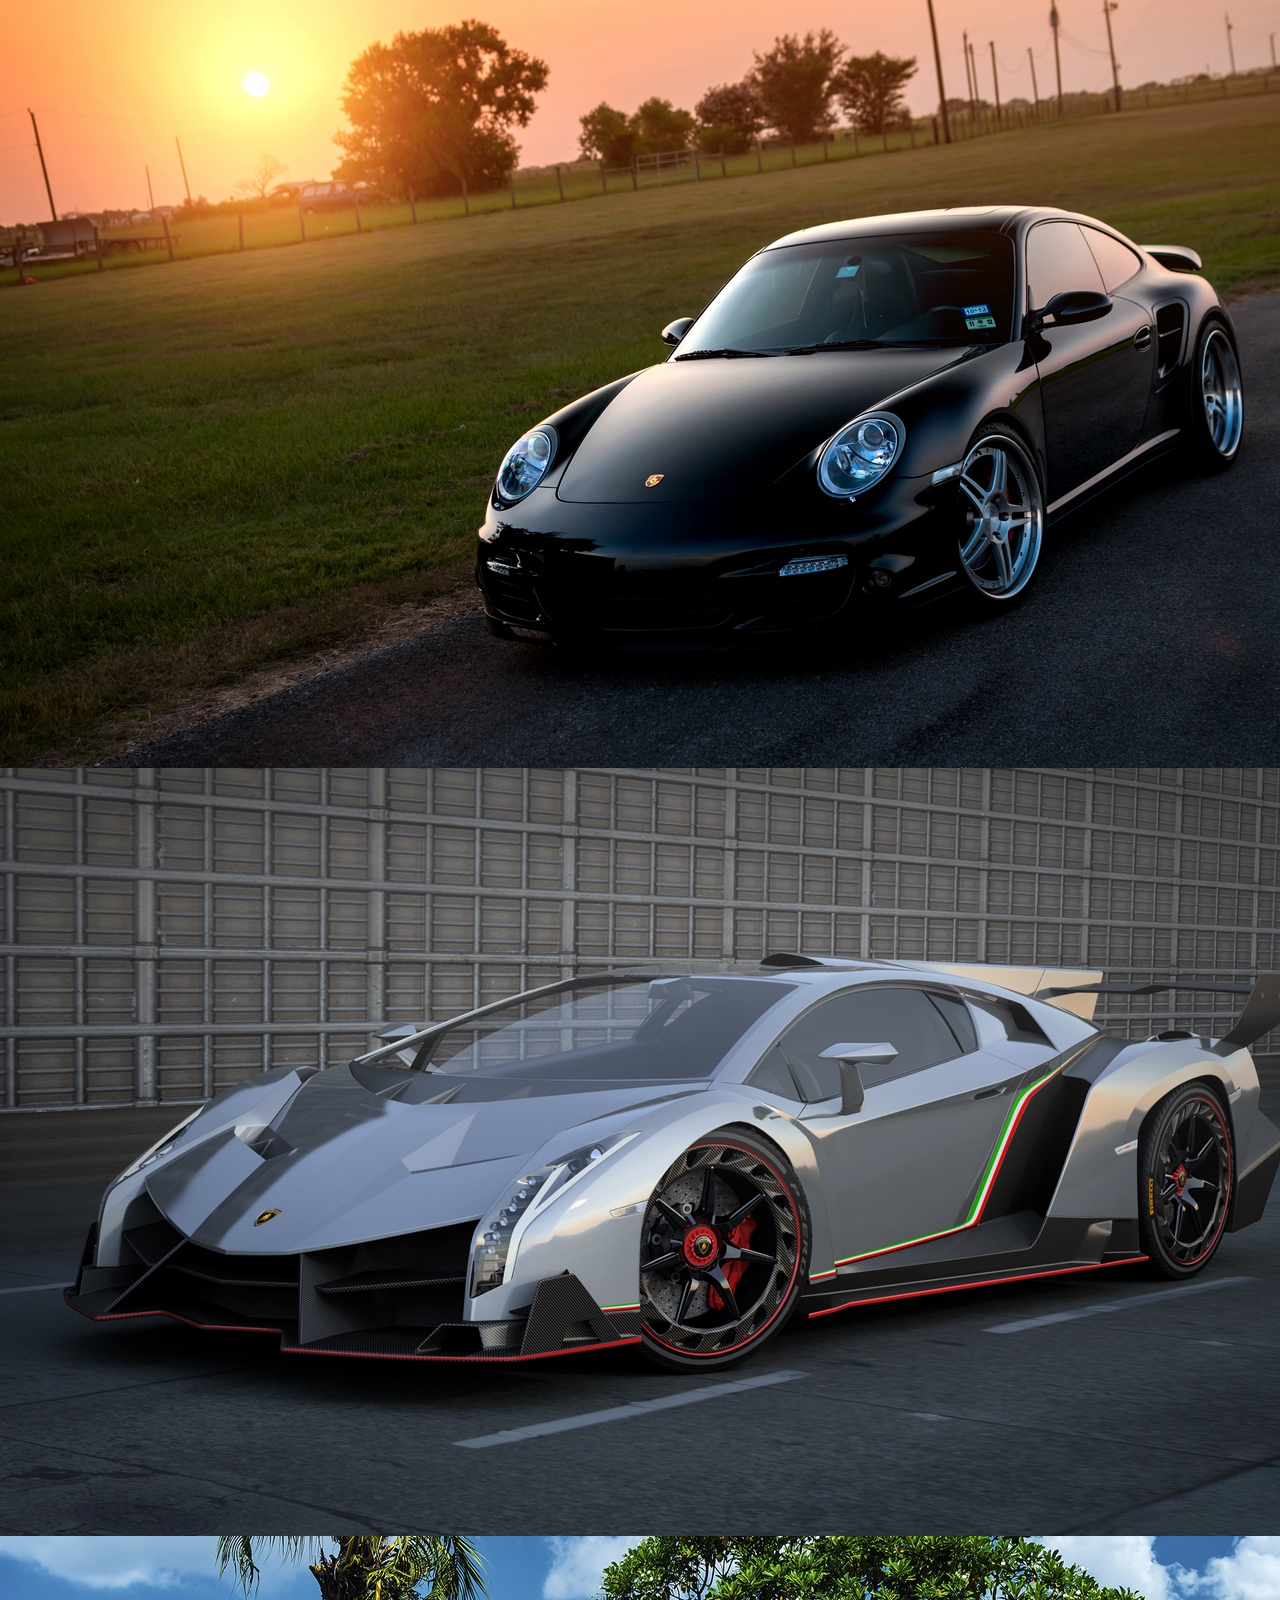
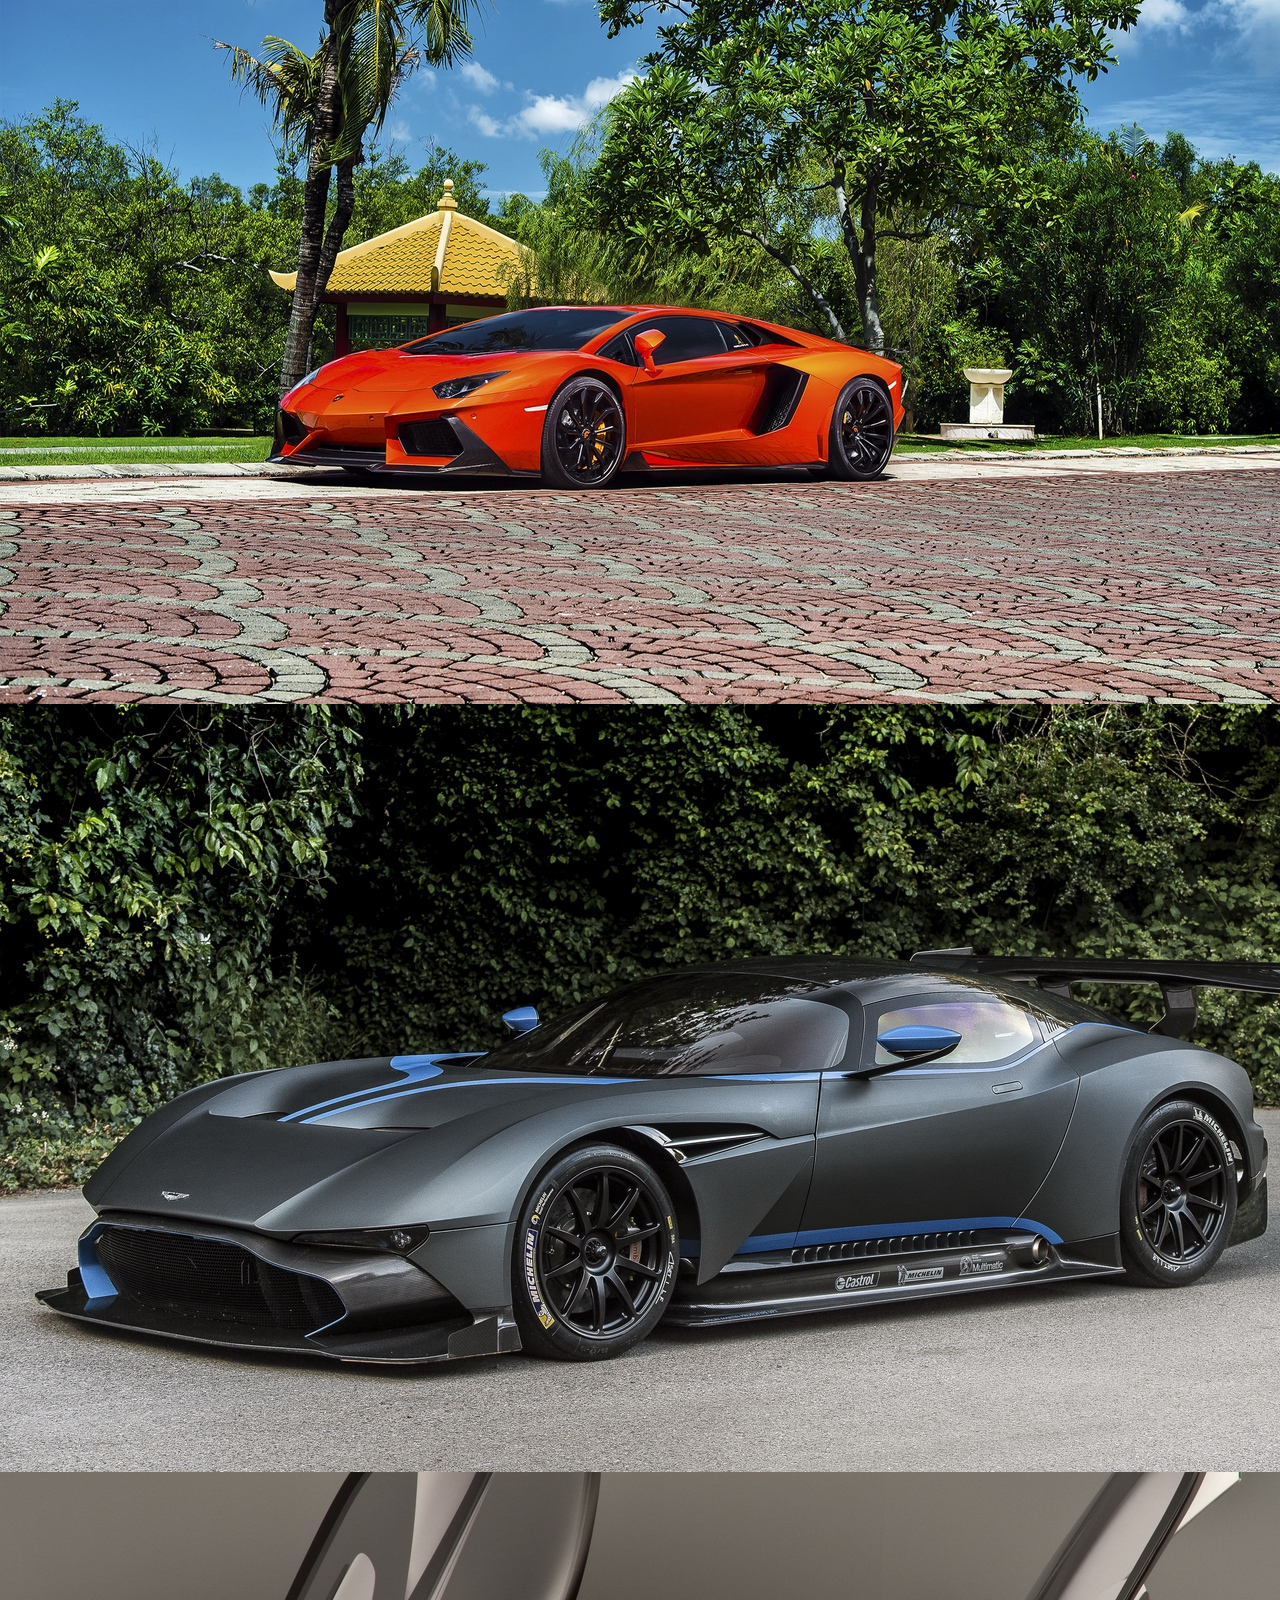
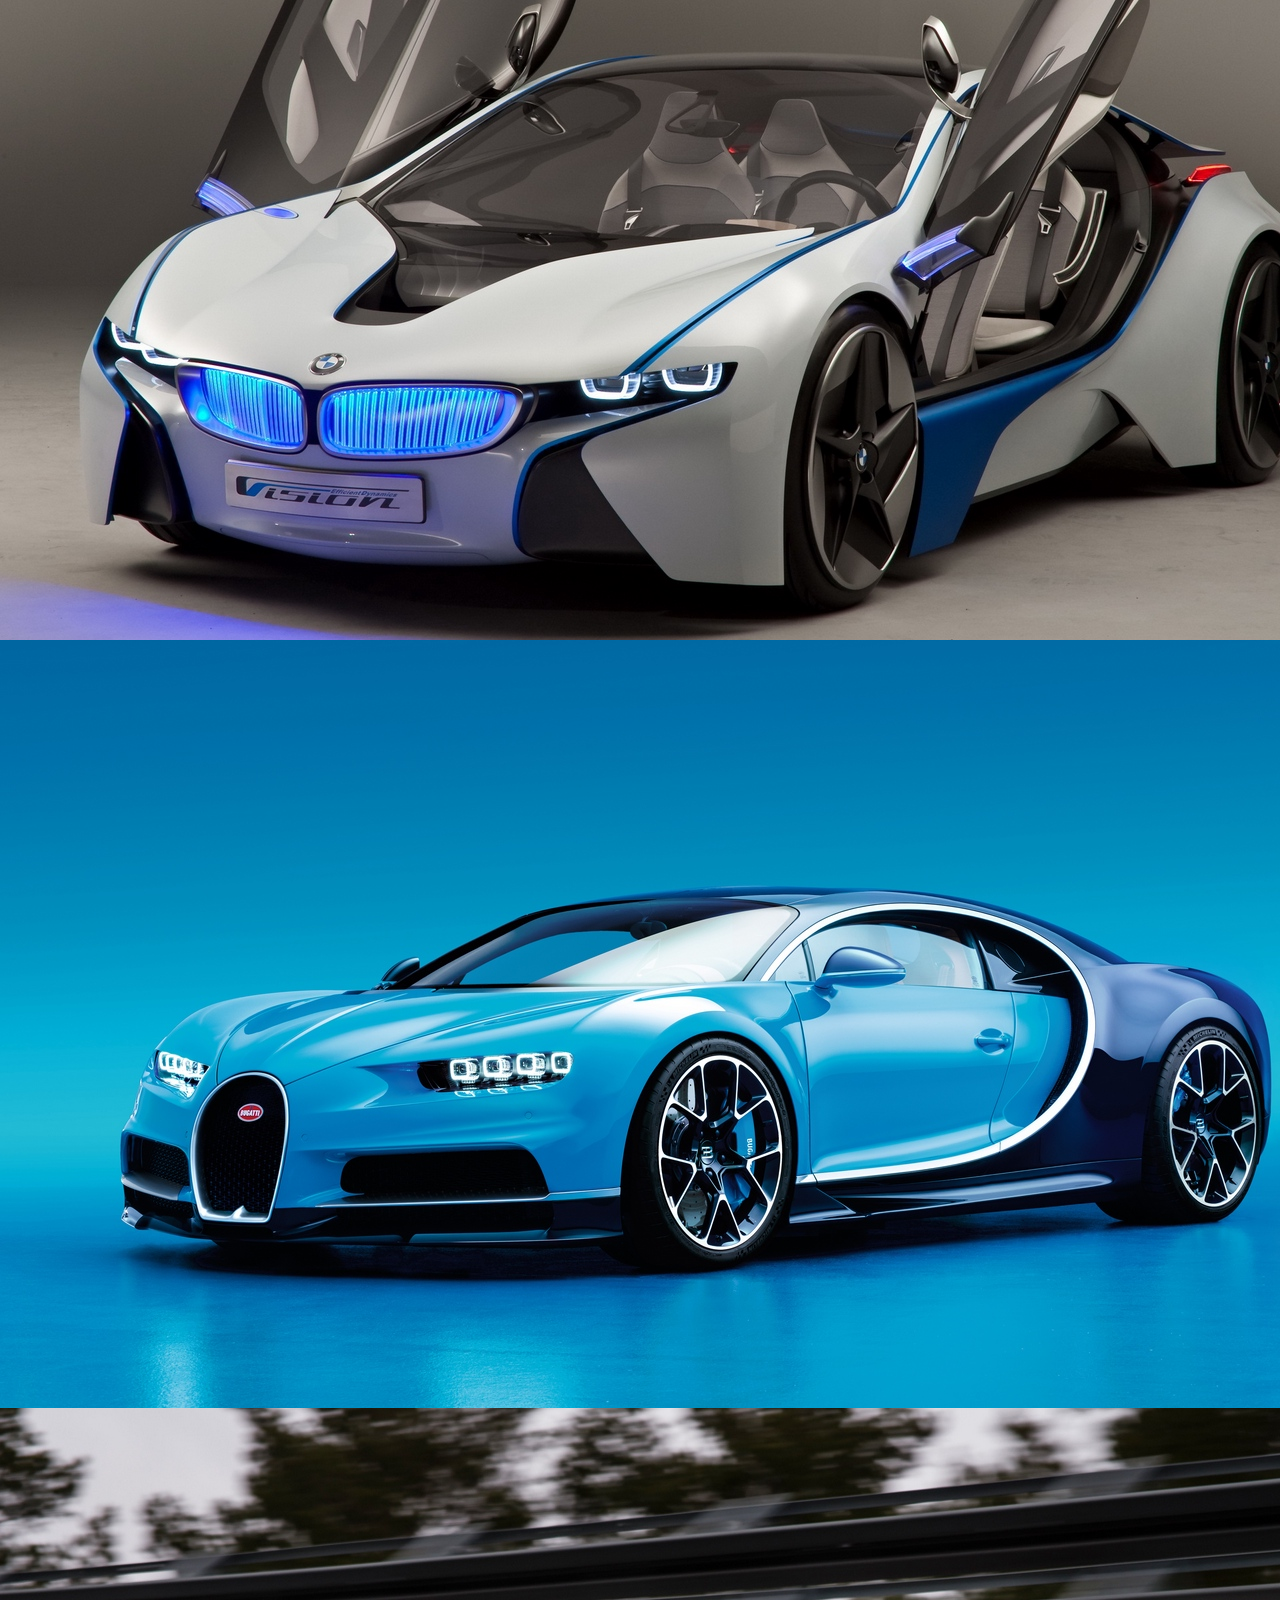
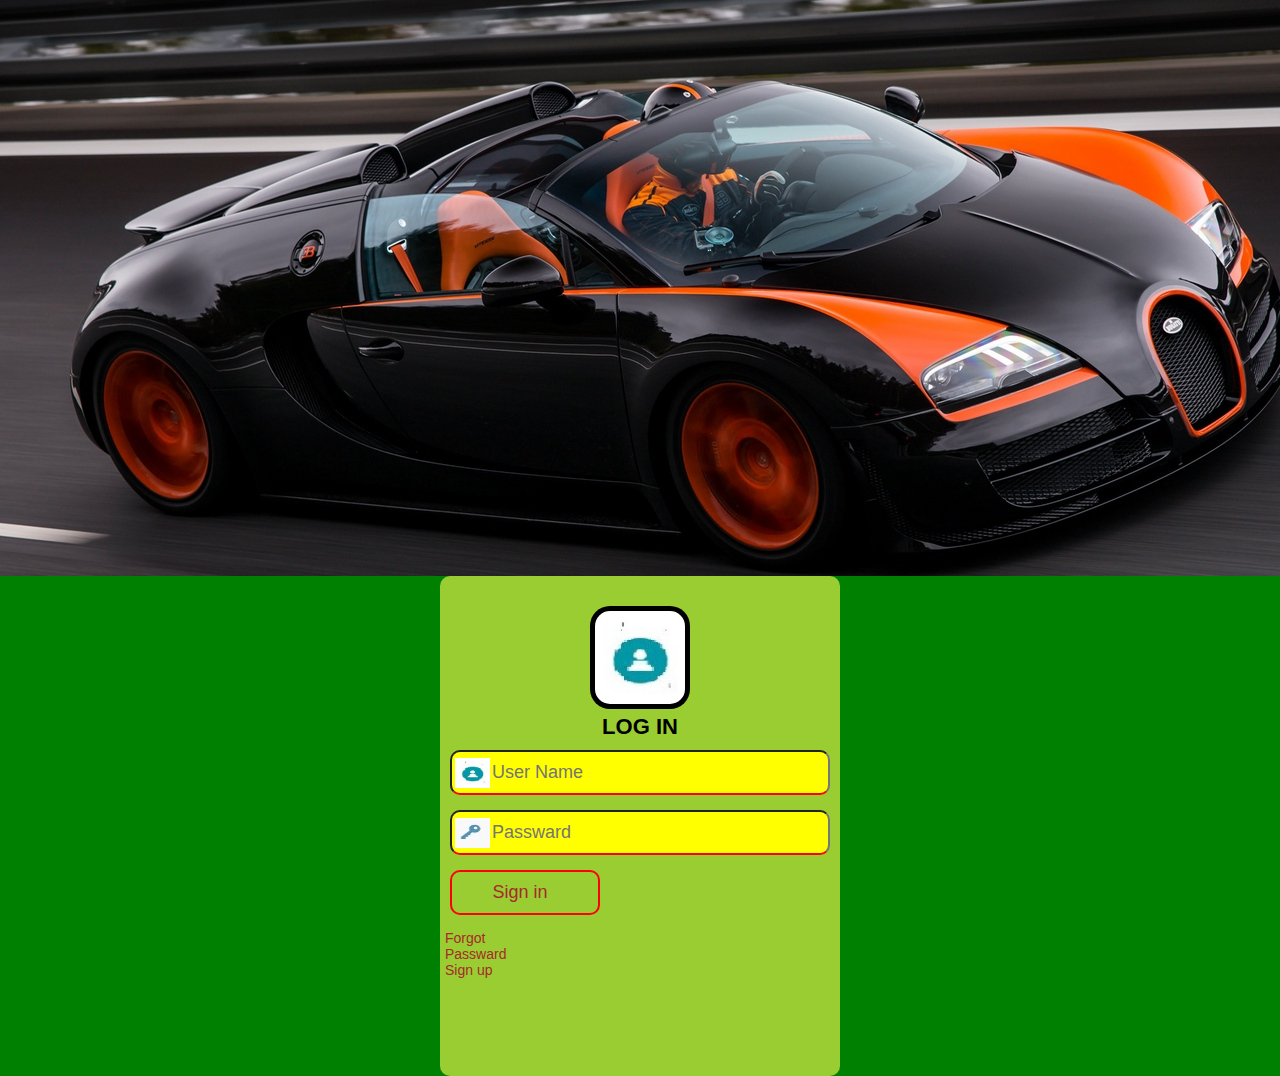
<file: ABOUT.HTML>
<html> 

<div class="slidershow middle">

    <div class="slides"> 
	<img src="img\3.jpg">
	</div>
	
	    <div class="slides"> 
	<img src="img\4.jpg">
	</div>
	
	    <div class="slides"> 
	<img src="img\5.jpg">
	</div>
	
	    <div class="slides"> 
	<img src="img\6.jpg">
	</div>
	
	    <div class="slides"> 
	<img src="img\7.jpg">
	</div>
	
	    <div class="slides"> 
	<img src="img\8.jpg">
	</div>
	
	    <div class="slides> 
	<img src="img\9.jpg">
	</div>
	
	    <div class="slides"> 
	<img src="img\10.jpg">

	</div>
	
	<div class="navigation">
    <label for="r3" class "bar"></label>
	<label for="r4" class="bar"></label>
	<label for="r5" class="bar"></label>
	<label for="r6" class="bar"></label>
	<label for="r7" class="bar"></label>
	<label for="r8" class="bar"></label>
	<label for="r9" class="bar"></label>
	<label for="r10" class="bar"></label>
	
	
	
	
	
	
	
	
	
	
	
	<html>
<body>
<style>
*{
padding:0px;
margin:0px;
font-family:arial,helvetico,sans-serif;
box-sizing:border-box;
}
body{
background-color:green;
background-attachment:fixed;
background-size:cover;
}
.wrapper{
display:flex;
align-items:center;
justify-content:center;
min-height100vh;
height:auto;
}
.form-holder{
background:yellowgreen;
max-width:100%;
width:400px;
height:500px;
padding:30px 0px;
border-radius:10px;
}
.logo{
display:block;
width:100px;
margin:0px auto;
border-radius:20px;
background:black;
padding:5px;
}
.form-holder h3{
color:black;
padding:5px;
text-align:center;
font-size:22px
}
.form .form-group{
width:60px;
height:60px;
margin:0px ;
padding:5px;
position:relative;
}
form .form-group input{
width:380px;
padding:10px;
background:yellow;
bolder:none;
outline:none;
color:brown;
border-bottom:2px solid red;
border-radius:10px;
font-size:18px;
padding-left:40px;
cursor:pointer;
margin:0px 5px;
}
.form-group img{
width:35px;
height:30px;
position:absolute;
left:15px;
top:13px;
}
.form-group button{
width:150px;
padding:10px;
background:transparent;
bolder:none;
outline:none;
color:brown;
border:2px solid red;
border-radius:10px;
font-size:18px;
padding-left:0px;
cursor:pointer;
margin:0px 5px;
}
form .form-group input:focus{
background:white;
border-color:blue;
}
form .form-group button:hover{
background:gray;

}
.form-group a{
color:brown;
text-decoration:none;
font-size:14px;
}
.form-group a:hover{
color:black;
}
form-group .right-link{
float:right-side;
}
</style>

<div class="wrapper">
  <div class="form-holder">
  <img src="img/12.jpg" class="logo" alt="">
  <h3>LOG IN</h3>
  
  <form action="" class="form">
  <div class="form-group">
<img src="img/12.jpg" alt="">
<input type="text" placeholder="User Name">
  </div>
  
    <div class="form-group">
<img src="img/13.jpg" alt="">
<input type="Passward" placeholder="Passward">
  </div>
  
  <div class="form-group">
<button type="Submit">Sign in</button>
  </div>
  
   <div class="form-group">
<a href="forgot passward.html">Forgot Passward</a></br>
<a href="sign up.html" class="right-link">Sign up</a>
  </div>
  </form>
  </div>


</div>























</body>	
		
</html>
	
	
	
	
	
	
	
	
	
	
	
	
	
	
	
	
	
	
	</html>
</file>
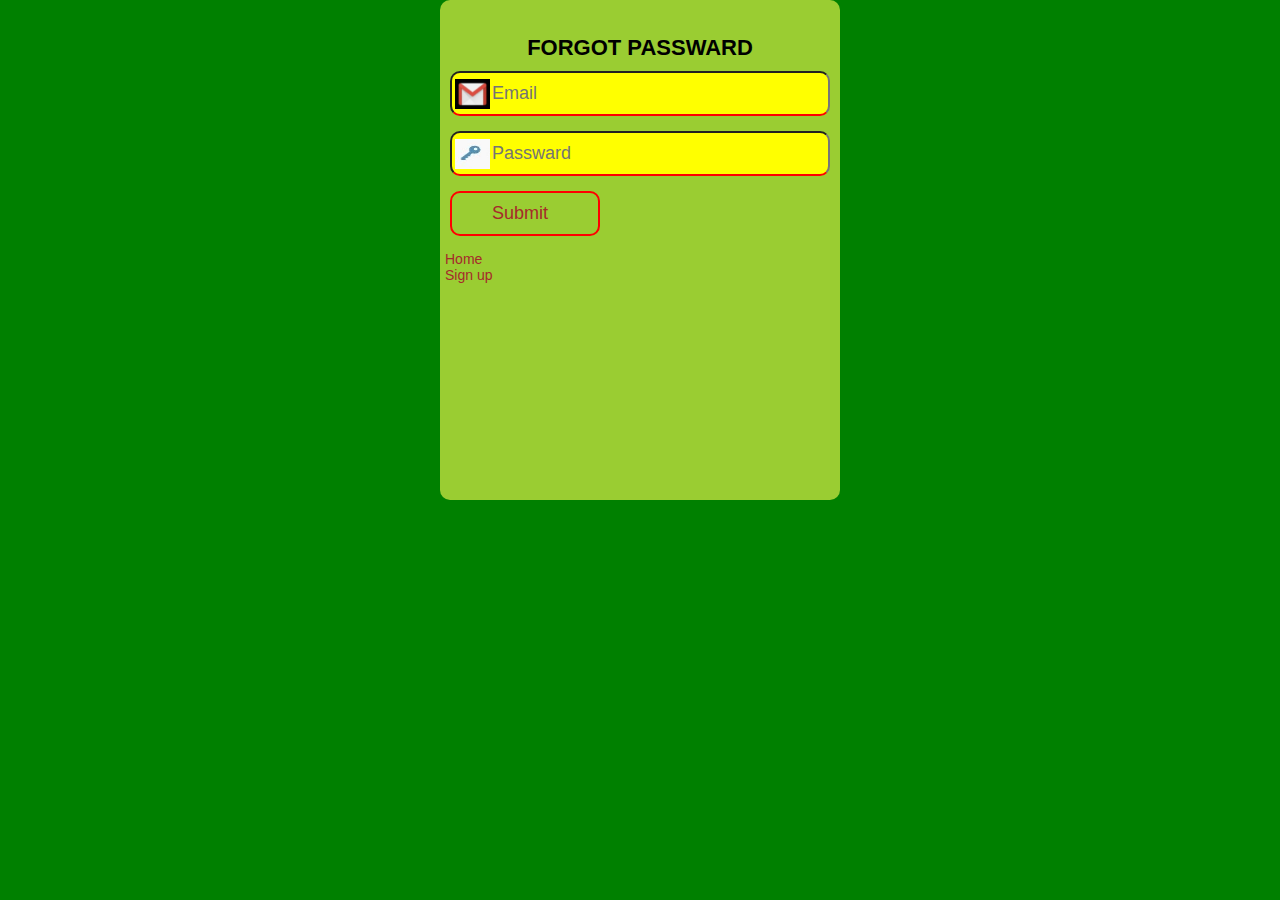
<file: Forgot passward.html>
<html>
<body>
<style>
*{
padding:0px;
margin:0px;
font-family:arial,helvetico,sans-serif;
box-sizing:border-box;
}
body{
background-color:green;
background-attachment:fixed;
background-size:cover;
}
.wrapper{
display:flex;
align-items:center;
justify-content:center;
min-height100vh;
height:auto;
}
.form-holder{
background:yellowgreen;
max-width:100%;
width:400px;
height:500px;
padding:30px 0px;
border-radius:10px;
}
.logo{
display:block;
width:100px;
margin:0px auto;
border-radius:20px;
background:black;
padding:5px;
}
.form-holder h3{
color:black;
padding:5px;
text-align:center;
font-size:22px
}
.form .form-group{
width:60px;
height:60px;
margin:0px ;
padding:5px;
position:relative;
}
form .form-group input{
width:380px;
padding:10px;
background:yellow;
bolder:none;
outline:none;
color:brown;
border-bottom:2px solid red;
border-radius:10px;
font-size:18px;
padding-left:40px;
cursor:pointer;
margin:0px 5px;
}
.form-group img{
width:35px;
height:30px;
position:absolute;
left:15px;
top:13px;
}
.form-group button{
width:150px;
padding:10px;
background:transparent;
bolder:none;
outline:none;
color:brown;
border:2px solid red;
border-radius:10px;
font-size:18px;
padding-left:0px;
cursor:pointer;
margin:0px 5px;
}
form .form-group input:focus{
background:white;
border-color:blue;
}
form .form-group button:hover{
background:gray;

}
.form-group a{
color:brown;
text-decoration:none;
font-size:14px;
}
.form-group a:hover{
color:black;
}
form-group .right-link{
float:right-side;
}
</style>

<div class="wrapper">
  <div class="form-holder">
  <h3>FORGOT PASSWARD</h3>
  
  <form action="" class="form">
  
  <div class="form-group">
<img src="img/15.jpg" alt="">
<input type="text" placeholder="Email">
  </div>
  
    <div class="form-group">
<img src="img/13.jpg" alt="">
<input type="Passward" placeholder="Passward">
  </div>
  
  <div class="form-group">
<button type="Submit">Submit</button>
  </div>
  
   <div class="form-group">
<a href="vickrajj.html">Home</a></br>
<a href="sign up.html" class="right-link">Sign up</a>
  </div>
  </form>
  </div>


</div>


</body>	
		
</html>
</file>
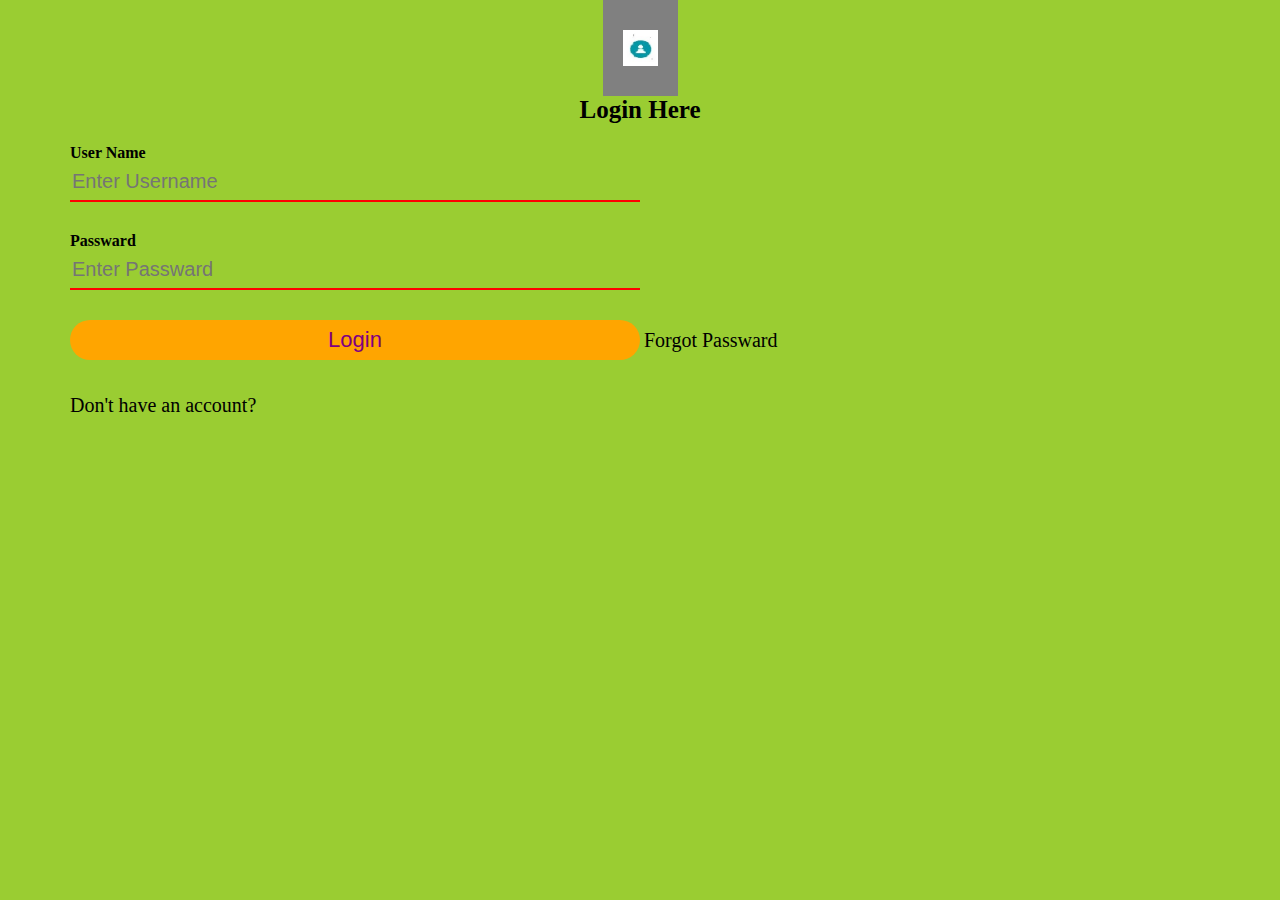
<file: LOG IN.HTML>
<html>

<style>
body{
background-color:yellowgreen;
margin:0px 70px;
background-size:cover;
background position:center;
}

img{
width:35px;
height:36px;
background-color:grey;
padding:30px 20px;

}
loginbox{
color:#fff;
top:50px;
left:50px;
position:absolute;
transform:translate(-50%,-50%);
box-sizing:border-box;
margin:0px 45px;
}
input{
width:50%;
margin-bottom:30px;
font-size:20px;
background-color:orange;
}
h2{
margin:0px;
padding:0 0 20px;
font-size:25px;
cursor:pointer;
}
p{
margin:0px;
padding:0px;
font-weight:bold;
}

input[type="text"],input[type="Passward"]{
border:none;
border-bottom:2px solid red;
background:transparent;
outline:none;
height:40px;
color:purple;
font-size:20px;
cursor:pointer;

}
input[type="Submit"]{
border:none;
height:40px;
outline:none;
background:yellowbrown;
color:purple;
font-size:22px;
border-radius:22px;
}
input[type="Submit"]:hover{
cursor:pointer;
background:yellow;
color:brown;
}
a{
text-decoration:none;
font-size:20px;
line-height:30px;
color:black;
}

a:hover{
color:brown;
}







2 {
width:100px;
height:100px;
position:absolute;
top:-50px;
left:calc(50% -50px);
}
table{
background-color:purple;
width:90%;
height:50%;
}

</style>

<div class="loginbox">
<center>
<img src="img/12.jpg" class="2">
<h2>Login Here</h2></center>
<form>
<p>User Name</p>
<input type="text" name="victor"  placeholder="Enter Username">
<p>Passward</p>
<input type="text" name="value/text"  placeholder="Enter Passward">
<input type="Submit" name="" value="Login">
<a href="forgot passward.html">Forgot Passward</a></br>
<a href="sign up.html" class="right-link">Don't have an account?</a>
</form>

</div>

	                                 
</html>
</file>
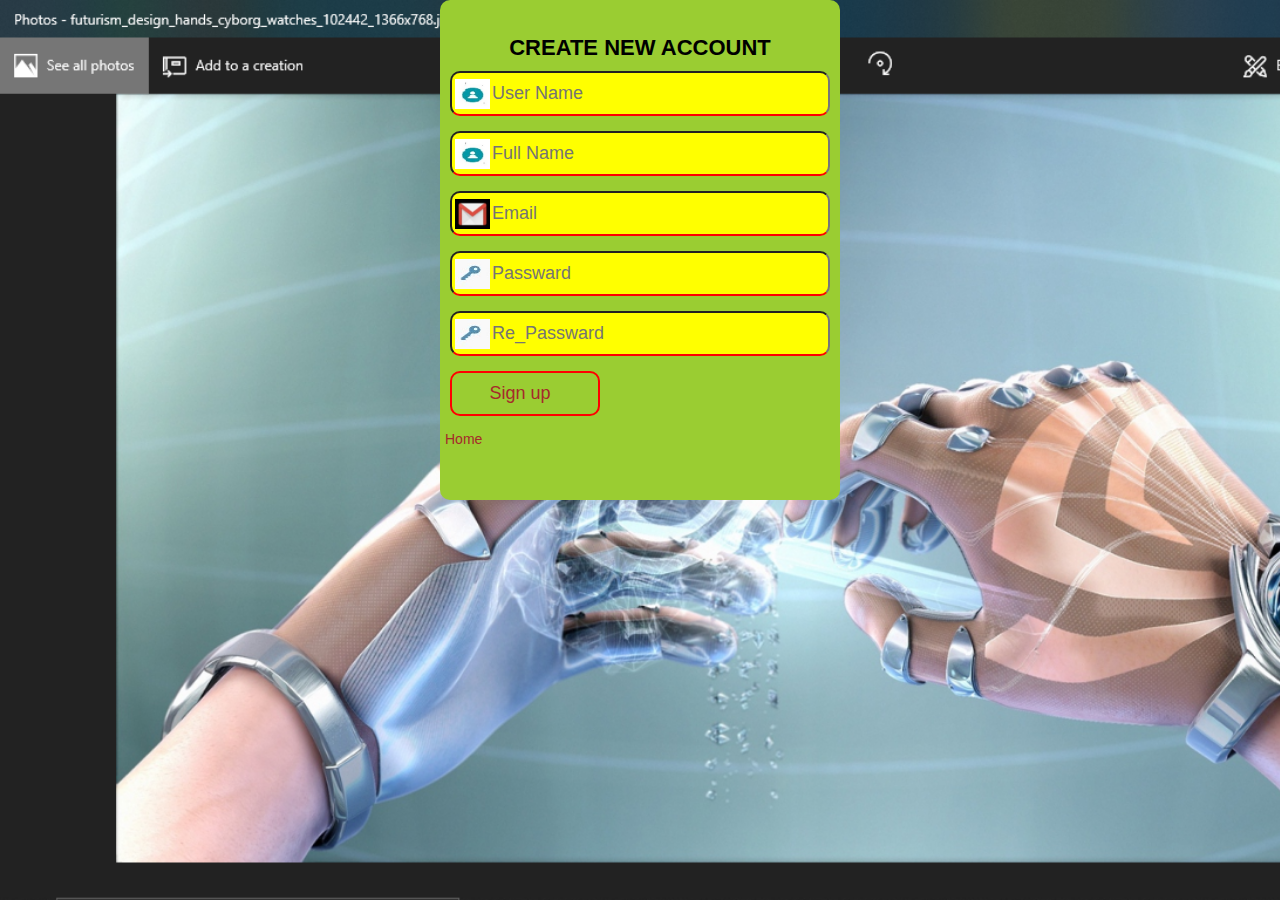
<file: SIGN UP.HTML>
<!docdtype html>
<html>
<body>
<style>
*{
padding:0px;
margin:0px;
font-family:arial,helvetico,sans-serif;
box-sizing:border-box;
}
body{
background-image:url("smart watchess.png");
background-attachment:fixed;
background-size:cover;
}
.wrapper{
display:flex;
align-items:center;
justify-content:center;
min-height100vh;
height:auto;
}
.form-holder{
background:yellowgreen;
max-width:100%;
width:400px;
height:500px;
padding:30px 0px;
border-radius:10px;
}
.logo{
display:block;
width:100px;
margin:0px auto;
border-radius:20px;
background:black;
padding:5px;
}
.form-holder h3{
color:black;
padding:5px;
text-align:center;
font-size:22px
}
.form .form-group{
width:60px;
height:60px;
margin:0px ;
padding:5px;
position:relative;
}
form .form-group input{
width:380px;
padding:10px;
background:yellow;
bolder:none;
outline:none;
color:brown;
border-bottom:2px solid red;
border-radius:10px;
font-size:18px;
padding-left:40px;
cursor:pointer;
margin:0px 5px;
}
.form-group img{
width:35px;
height:30px;
position:absolute;
left:15px;
top:13px;
}
.form-group button{
width:150px;
padding:10px;
background:transparent;
bolder:none;
outline:none;
color:brown;
border:2px solid red;
border-radius:10px;
font-size:18px;
padding-left:0px;
cursor:pointer;
margin:0px 5px;
}
form .form-group input:focus{
background:white;
border-color:blue;
}
form .form-group button:hover{
background:gray;

}
.form-group a{
color:brown;
text-decoration:none;
font-size:14px;
}
.form-group a:hover{
color:black;
}
form-group .right-link{
float:right-side;
}
</style>

<div class="wrapper">
  <div class="form-holder">
  <h3>CREATE NEW ACCOUNT</h3>
  
  <form action="" class="form">
  <div class="form-group">
<img src="img/12.jpg" alt="">
<input type="text" placeholder="User Name">
  </div>
  
    <form action="" class="form">
  <div class="form-group">
<img src="img/12.jpg" alt="">
<input type="text" placeholder="Full Name">
  </div>
  
      <form action="" class="form">
  <div class="form-group">
<img src="img/15.jpg" alt="">
<input type="text" placeholder="Email">
  </div>
  
    <div class="form-group">
<img src="img/13.jpg" alt="">
<input type="Passward" placeholder="Passward">
  </div>
  
      <div class="form-group">
<img src="img/13.jpg" alt="">
<input type="Passward" placeholder="Re_Passward">
  </div>
  
  <div class="form-group">
<button type="Submit">Sign up</button>
  </div>
  
   <div class="form-group">
<a href="vickrajj.html" class="right-link">Home</a>
  </div>
  </form>
  </div>


</div>
</body>	
		
</html>
</file>
